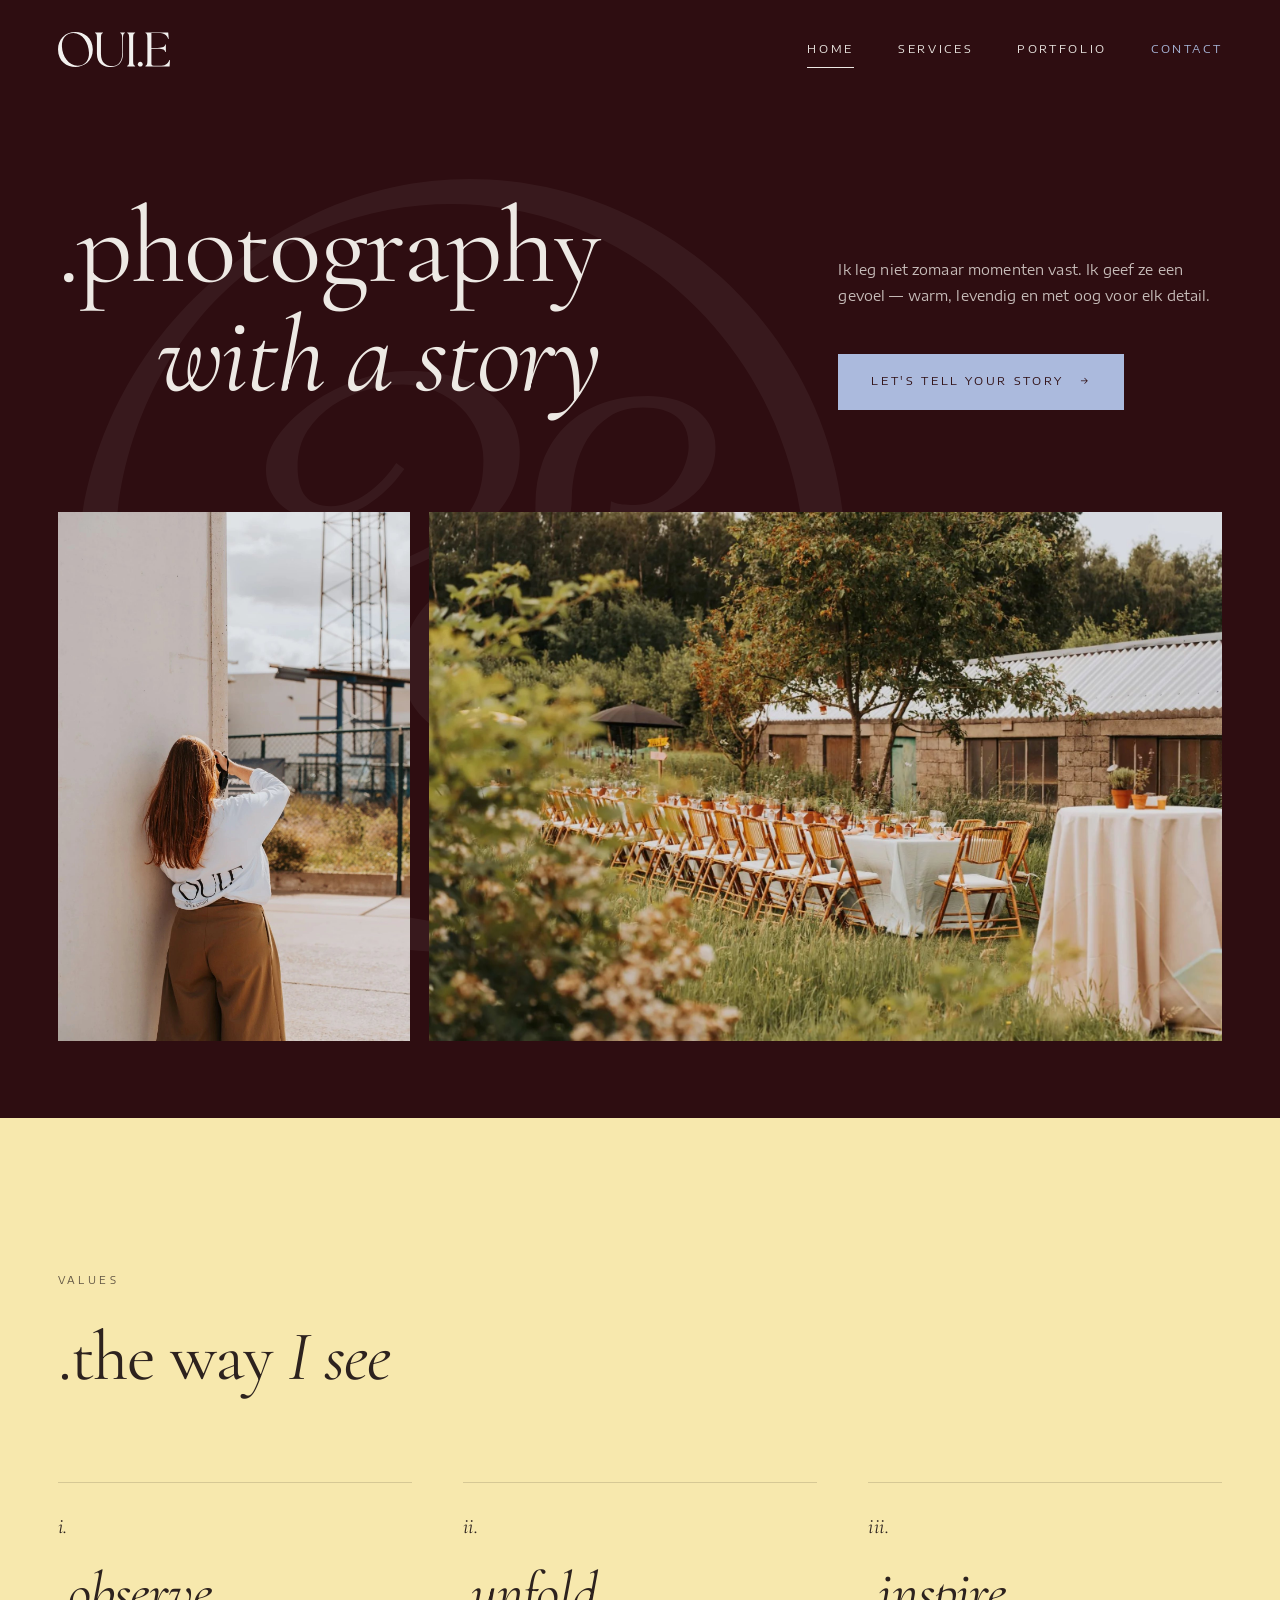
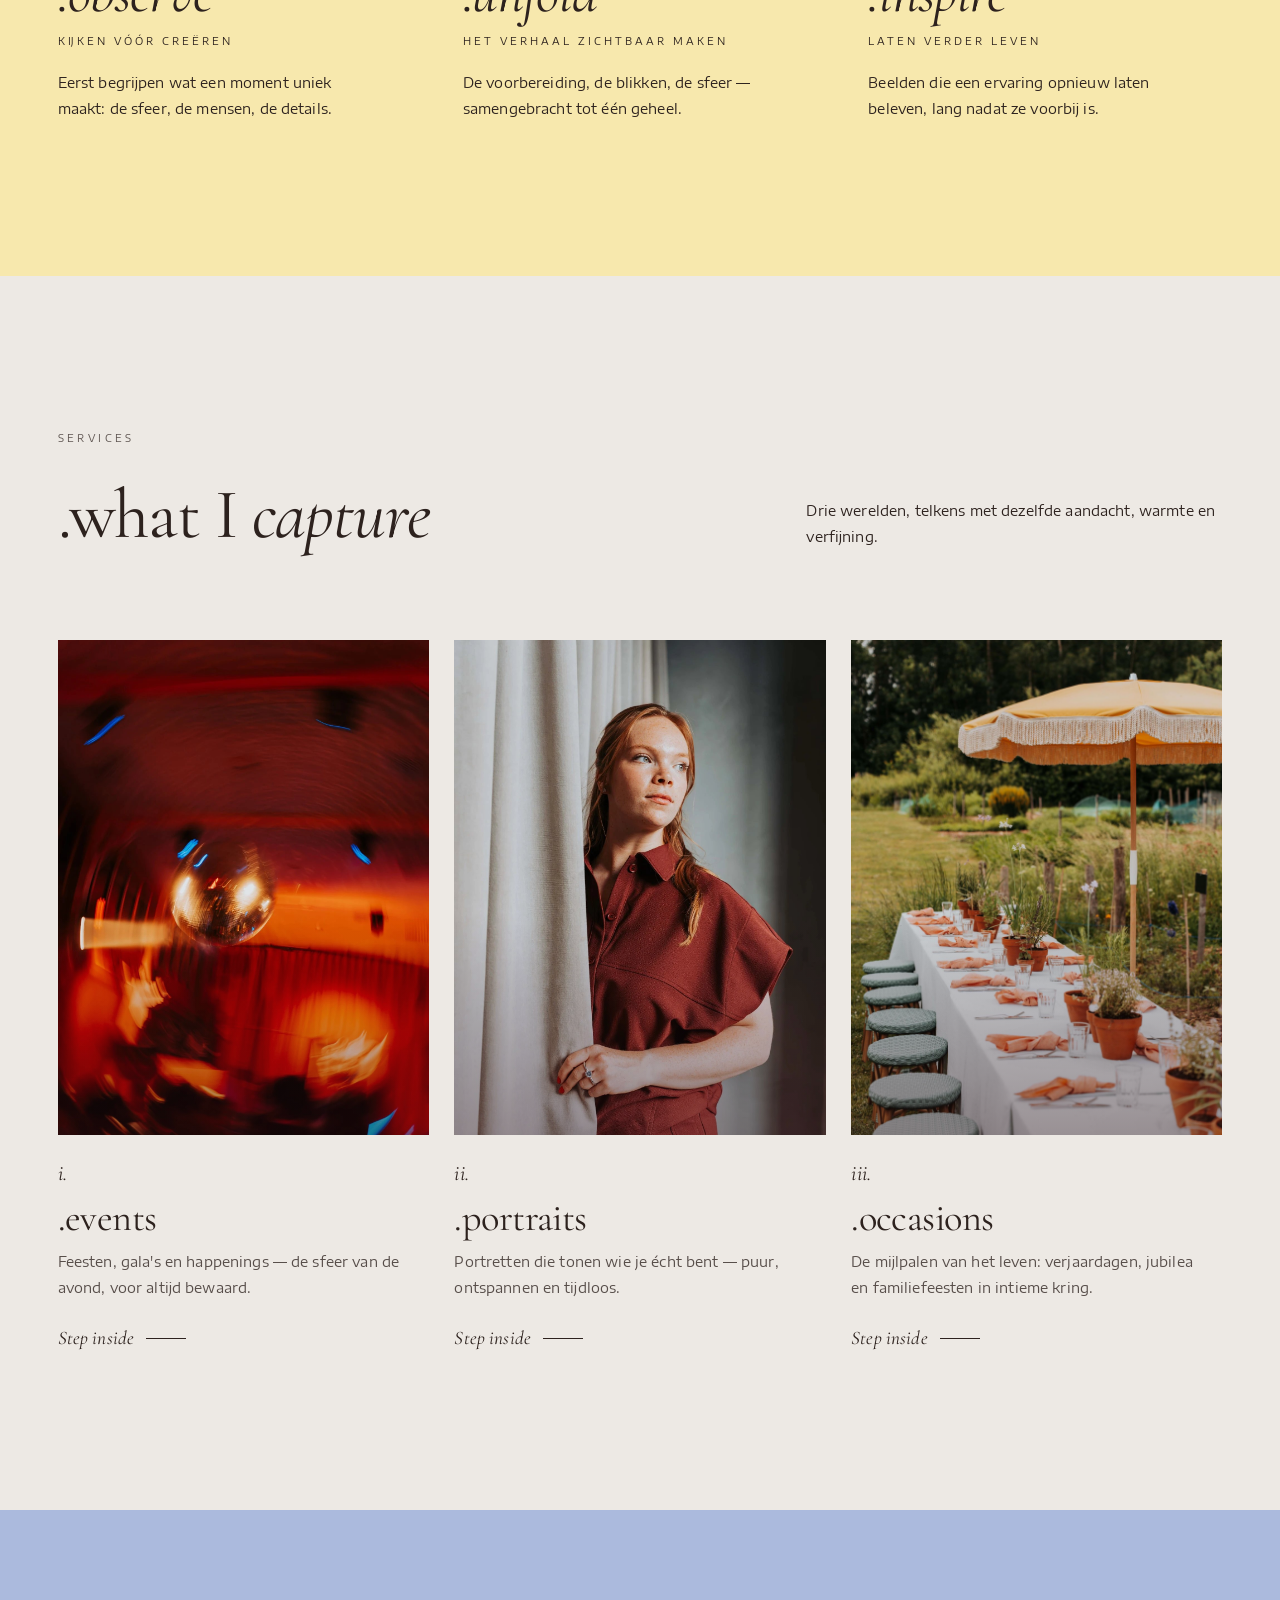
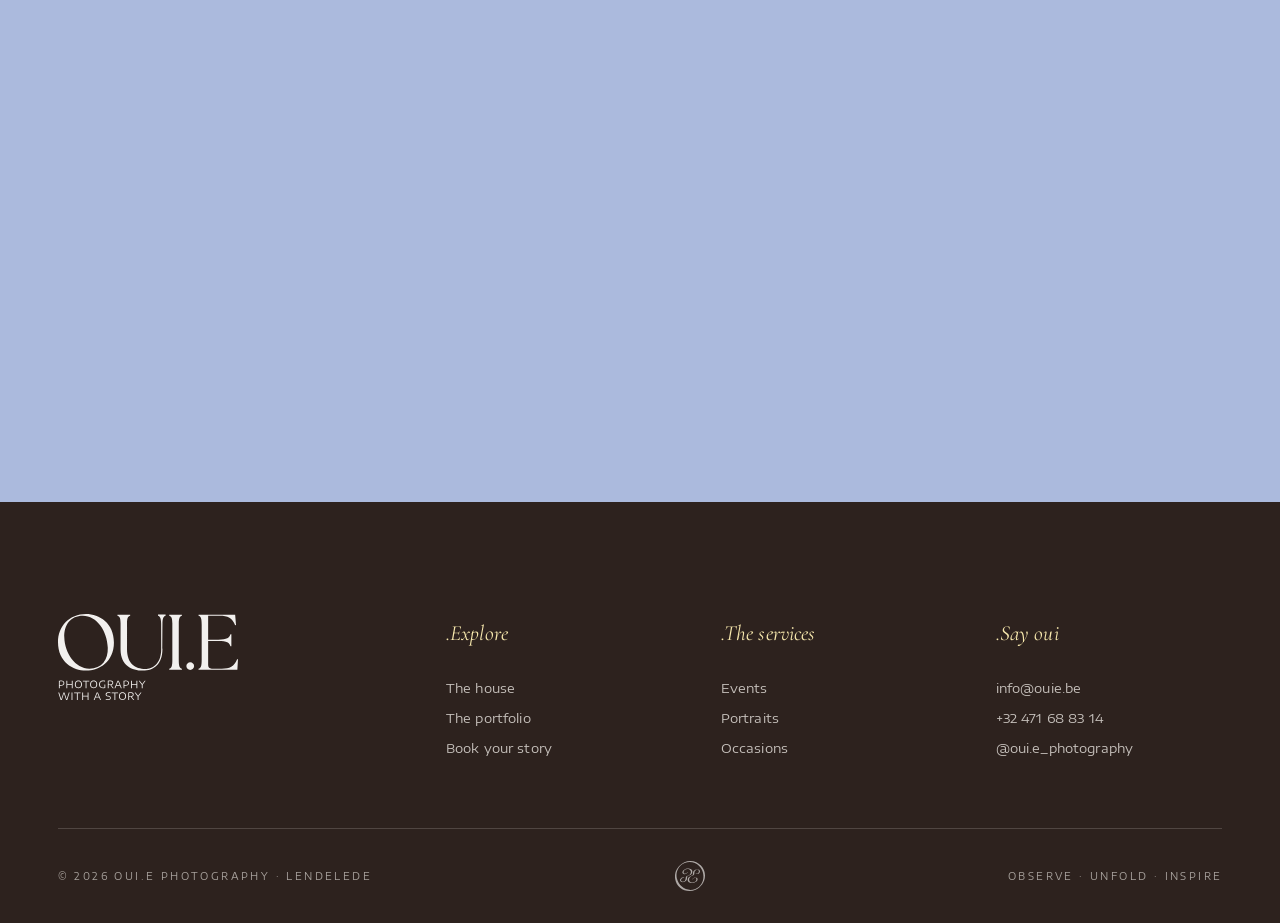
<file: index.html>
<!doctype html>
<html lang="nl-BE">
<head>
  <meta charset="utf-8">
  <meta name="viewport" content="width=device-width, initial-scale=1">
  <title>OUI.E Photography | Fotograaf in Lendelede, West-Vlaanderen</title>
  <meta name="description" content="OUI.E Photography is fotografe Louise uit Lendelede. Warme, verfijnde fotografie voor events, portretten en familiefeesten in West- en Oost-Vlaanderen.">
  <!-- seo -->
  <link rel="canonical" href="https://www.ouiephotography.be/">
  <meta property="og:type" content="website">
  <meta property="og:site_name" content="OUI.E Photography">
  <meta property="og:locale" content="nl_BE">
  <meta property="og:title" content="OUI.E Photography | Fotograaf in Lendelede, West-Vlaanderen">
  <meta property="og:description" content="OUI.E Photography is fotografe Louise uit Lendelede. Warme, verfijnde fotografie voor events, portretten en familiefeesten in West- en Oost-Vlaanderen.">
  <meta property="og:url" content="https://www.ouiephotography.be/">
  <meta property="og:image" content="https://www.ouiephotography.be/assets/img/og-ouie.jpg">
  <meta property="og:image:width" content="1200">
  <meta property="og:image:height" content="630">
  <meta property="og:image:alt" content="Lange gedekte tafel in een zomerse tuin, gefotografeerd door OUI.E Photography">
  <meta name="twitter:card" content="summary_large_image">
  <script type="application/ld+json">{"@context": "https://schema.org", "@graph": [{"@type": "ProfessionalService", "@id": "https://www.ouiephotography.be/#business", "name": "OUI.E Photography", "url": "https://www.ouiephotography.be/", "description": "Fotografe Louise legt events, portretten en familiefeesten vast: warme, verfijnde fotografie met een verhaal.", "slogan": "Photography with a story", "image": "https://www.ouiephotography.be/assets/img/og-ouie.jpg", "logo": "https://www.ouiephotography.be/assets/logo/icon-512.png", "telephone": "+32471688314", "email": "info@ouie.be", "address": {"@type": "PostalAddress", "addressLocality": "Lendelede", "postalCode": "8860", "addressRegion": "West-Vlaanderen", "addressCountry": "BE"}, "areaServed": [{"@type": "AdministrativeArea", "name": "West-Vlaanderen"}, {"@type": "AdministrativeArea", "name": "Oost-Vlaanderen"}, {"@type": "Country", "name": "België"}], "founder": {"@type": "Person", "name": "Louise", "jobTitle": "Fotografe"}, "sameAs": ["https://www.instagram.com/oui.e_photography/"]}, {"@type": "WebSite", "@id": "https://www.ouiephotography.be/#website", "url": "https://www.ouiephotography.be/", "name": "OUI.E Photography", "inLanguage": "nl-BE", "publisher": {"@id": "https://www.ouiephotography.be/#business"}}]}</script>
  <!-- /seo -->
  <meta name="theme-color" content="#2E0D11">
  <link rel="icon" href="/favicon.ico" sizes="48x48">
  <link rel="icon" type="image/png" sizes="192x192" href="/assets/logo/icon-192.png">
  <link rel="apple-touch-icon" href="/apple-touch-icon.png">
  <link rel="preconnect" href="https://fonts.googleapis.com">
  <link rel="preconnect" href="https://fonts.gstatic.com" crossorigin>
  <link href="https://fonts.googleapis.com/css2?family=Cormorant+Garamond:ital,wght@0,400;0,500;1,400&family=Encode+Sans+Expanded:wght@400;500&display=swap" rel="stylesheet">
  <link rel="stylesheet" href="css/style.css?v=9">
</head>
<body>

<header class="site-header">
  <div class="container">
    <a class="brand" href="./" aria-label="OUI.E Photography — home">
      <img src="assets/logo/logo-soft-beige.svg" alt="OUI.E" width="112" height="35">
    </a>
    <button class="nav-toggle" aria-label="Menu" aria-expanded="false" aria-controls="nav"><span></span><span></span><span></span></button>
    <nav class="nav" id="nav" aria-label="Hoofdmenu">
      <a href="./" aria-current="page">Home</a>
      <a href="diensten.html">Services</a>
      <a href="portfolio.html">Portfolio</a>
      <a class="nav-cta" href="contact.html">Contact</a>
    </nav>
  </div>
</header>

<main>

  <section class="hero">
    <img class="hero-mark" src="assets/logo/icoon-soft-beige.svg" alt="" aria-hidden="true">
    <div class="container">
      <div class="hero-top">
        <h1 class="reveal">photography <span class="l2">with a story</span></h1>
        <div class="hero-intro reveal d1">
          <p>Ik leg niet zomaar momenten vast. Ik geef ze een gevoel — warm, levendig en met oog voor elk detail.</p>
          <a class="btn btn--sky" href="contact.html">Let's tell your story <span class="arrow" aria-hidden="true">→</span></a>
        </div>
      </div>
      <div class="hero-photos">
        <figure class="reveal"><img src="assets/img/louise-camera.jpg" alt="Louise fotografeert, op de rug gezien, in een trui met het OUI.E-logo" width="1333" height="2000"></figure>
        <figure class="reveal d1"><img src="assets/img/tuintafel-liggend.jpg" alt="Lange gedekte tafel met bamboestoelen in een zomerse tuin" width="2000" height="1333"></figure>
      </div>
    </div>
  </section>

  <section class="section bg-lemon">
    <div class="container">
      <div class="head">
        <div class="reveal">
          <span class="label">Values</span>
          <h2>the way <em>I see</em></h2>
        </div>
      </div>
      <div class="values">
        <article class="value reveal">
          <span class="rn">i.</span>
          <h3>observe</h3>
          <span class="sub">Kijken vóór creëren</span>
          <p>Eerst begrijpen wat een moment uniek maakt: de sfeer, de mensen, de details.</p>
        </article>
        <article class="value reveal d1">
          <span class="rn">ii.</span>
          <h3>unfold</h3>
          <span class="sub">Het verhaal zichtbaar maken</span>
          <p>De voorbereiding, de blikken, de sfeer — samengebracht tot één geheel.</p>
        </article>
        <article class="value reveal d2">
          <span class="rn">iii.</span>
          <h3>inspire</h3>
          <span class="sub">Laten verder leven</span>
          <p>Beelden die een ervaring opnieuw laten beleven, lang nadat ze voorbij is.</p>
        </article>
      </div>
    </div>
  </section>

  <section class="section bg-beige">
    <div class="container">
      <div class="head">
        <div class="reveal">
          <span class="label">Services</span>
          <h2>what I <em>capture</em></h2>
        </div>
        <p class="reveal d1 muted">Drie werelden, telkens met dezelfde aandacht, warmte en verfijning.</p>
      </div>
      <div class="services">
        <a class="service reveal" href="diensten.html#events">
          <figure><img src="assets/img/events-discobal.jpg" alt="Discobal in warm rood licht op een feest" width="1333" height="2000" loading="lazy"></figure>
          <div class="meta"><span class="rn">i.</span></div>
          <h3>events</h3>
          <p class="muted">Feesten, gala's en happenings — de sfeer van de avond, voor altijd bewaard.</p>
          <span class="more">Step inside</span>
        </a>
        <a class="service reveal d1" href="diensten.html#portraits">
          <figure><img src="assets/img/portret-gordijn.jpg" alt="Portret van een vrouw in bordeaux bij een gordijn" width="1333" height="2000" loading="lazy" style="object-position:center 20%"></figure>
          <div class="meta"><span class="rn">ii.</span></div>
          <h3>portraits</h3>
          <p class="muted">Portretten die tonen wie je écht bent — puur, ontspannen en tijdloos.</p>
          <span class="more">Step inside</span>
        </a>
        <a class="service reveal d2" href="diensten.html#occasions">
          <figure><img src="assets/img/parasol-tafel.jpg" alt="Lange tafel onder een parasol in een bloemenweide" width="1501" height="2000" loading="lazy"></figure>
          <div class="meta"><span class="rn">iii.</span></div>
          <h3>occasions</h3>
          <p class="muted">De mijlpalen van het leven: verjaardagen, jubilea en familiefeesten in intieme kring.</p>
          <span class="more">Step inside</span>
        </a>
      </div>
    </div>
  </section>

  <section class="section bg-sky quote">
    <div class="container">
      <img class="icon reveal" src="assets/logo/icoon-warm-brown.svg" alt="" aria-hidden="true">
      <h2 class="reveal">moments pass, <em>the feeling stays</em></h2>
      <a class="btn btn--dark reveal" href="contact.html">Let's tell your story <span class="arrow" aria-hidden="true">→</span></a>
    </div>
  </section>

</main>

<footer class="site-footer">
  <div class="container">
    <div class="footer-top">
      <div>
        <img class="footer-logo" src="assets/logo/logo-baseline-soft-beige.svg" alt="OUI.E Photography with a story" width="180" height="86">
      </div>
      <div>
        <h4>Explore</h4>
        <ul>
          <li><a href="./">The house</a></li>
          <li><a href="portfolio.html">The portfolio</a></li>
          <li><a href="contact.html">Book your story</a></li>
        </ul>
      </div>
      <div>
        <h4>The services</h4>
        <ul>
          <li><a href="diensten.html#events">Events</a></li>
          <li><a href="diensten.html#portraits">Portraits</a></li>
          <li><a href="diensten.html#occasions">Occasions</a></li>
        </ul>
      </div>
      <div>
        <h4>Say oui</h4>
        <ul>
          <li><a href="mailto:info@ouie.be">info@ouie.be</a></li>
          <li><a href="tel:+32471688314">+32 471 68 83 14</a></li>
          <li><a href="https://www.instagram.com/oui.e_photography/" target="_blank" rel="noopener">@oui.e_photography</a></li>
        </ul>
      </div>
    </div>
    <div class="footer-bottom">
      <span>© <span data-year>2026</span> OUI.E Photography · Lendelede</span>
      <img src="assets/logo/icoon-soft-beige.svg" alt="" aria-hidden="true">
      <span>Observe · Unfold · Inspire</span>
    </div>
  </div>
</footer>

<script src="js/main.js?v=9"></script>
</body>
</html>
</file>
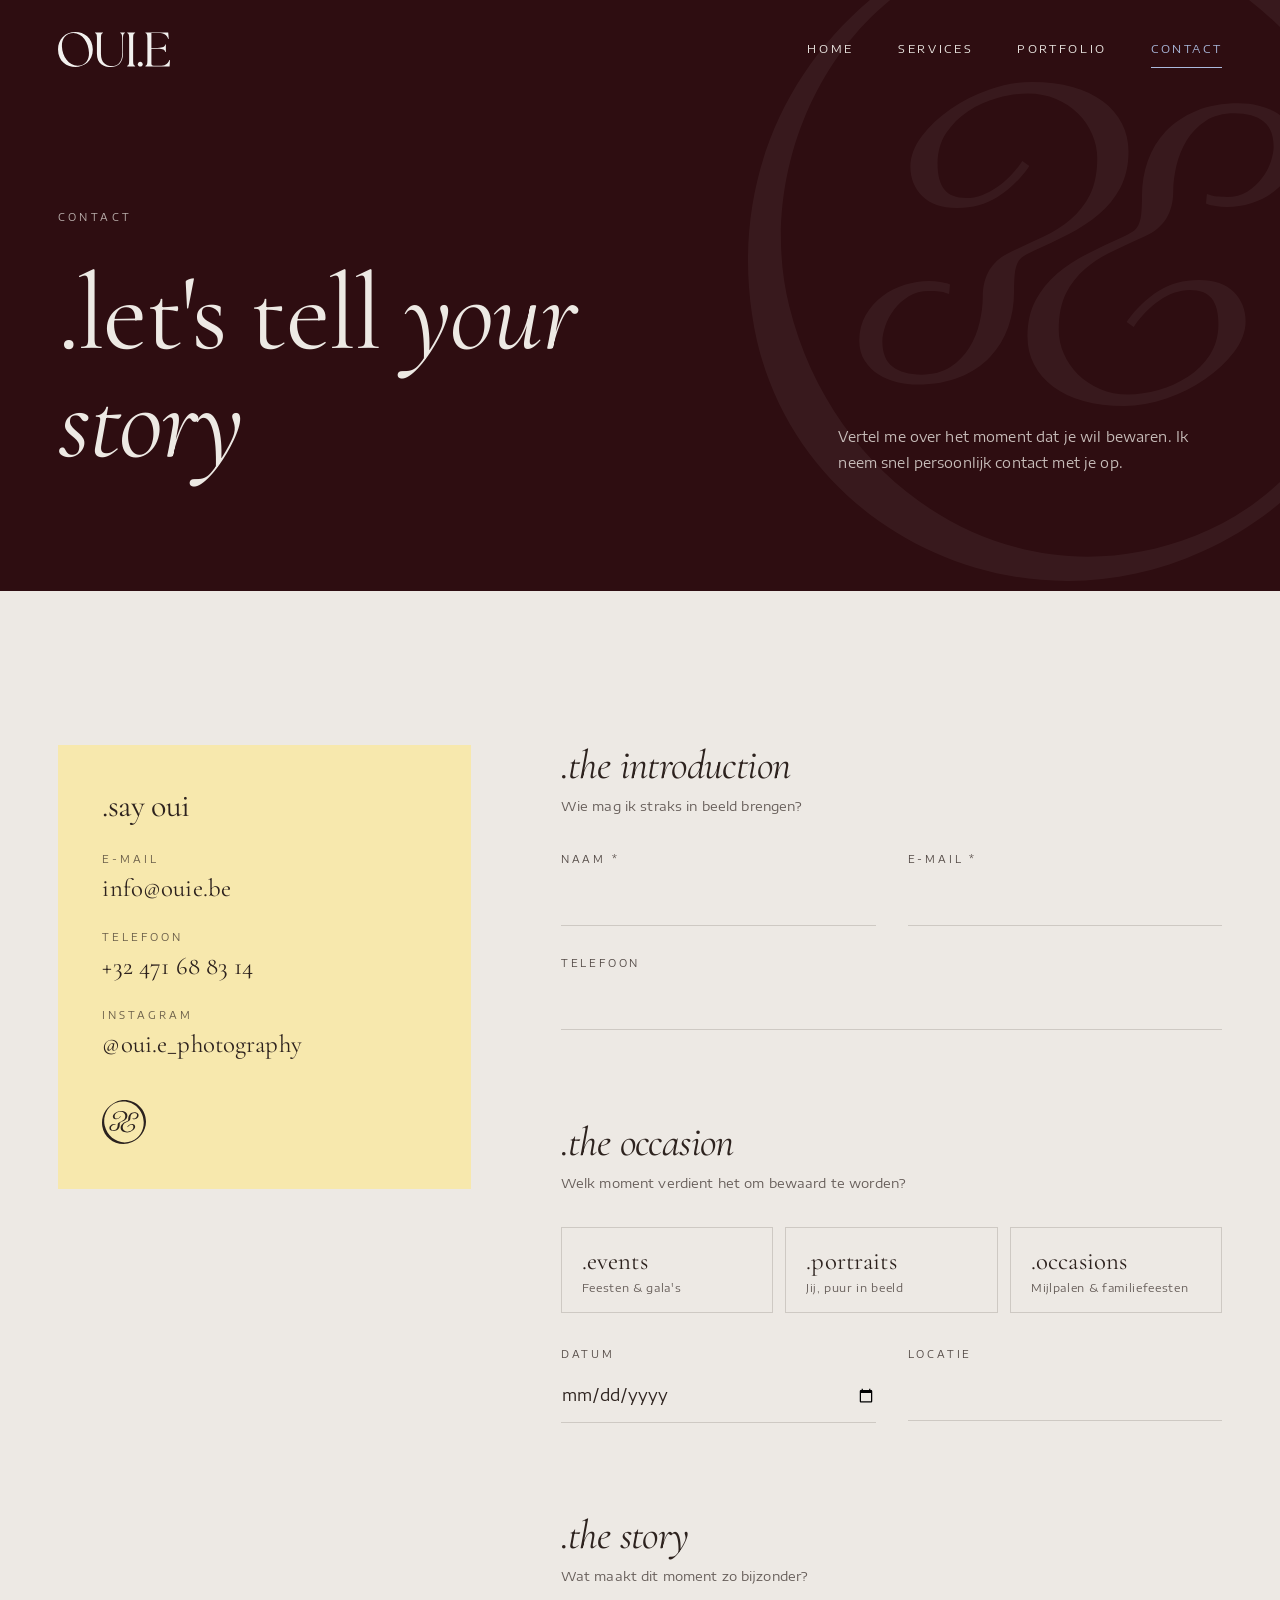
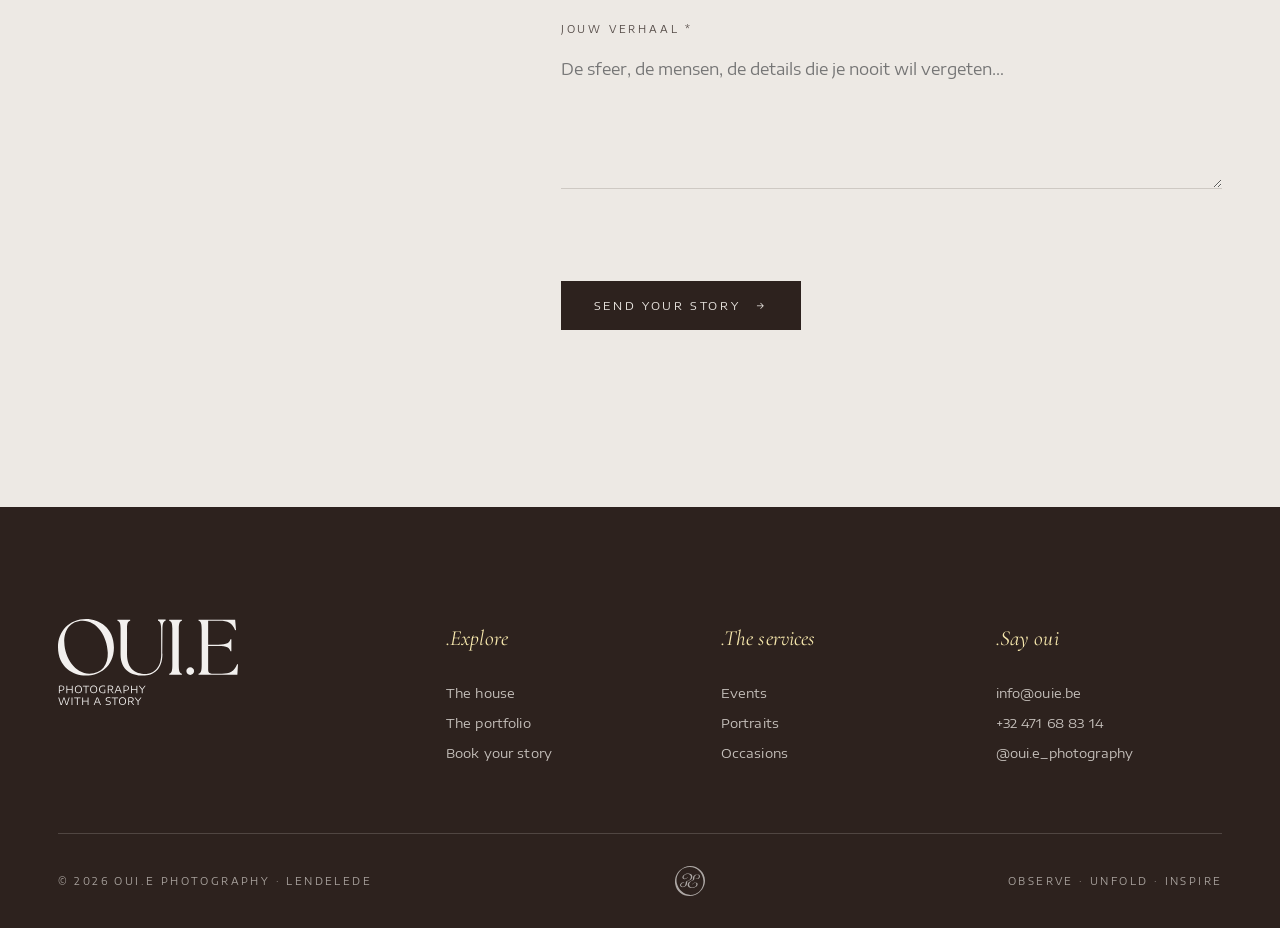
<file: contact.html>
<!doctype html>
<html lang="nl-BE">
<head>
  <meta charset="utf-8">
  <meta name="viewport" content="width=device-width, initial-scale=1">
  <title>Contact | Fotograaf Lendelede | OUI.E Photography</title>
  <meta name="description" content="Boek fotografe Louise van OUI.E Photography uit Lendelede voor je event, portret of familiefeest. Mail, bel of stuur je verhaal via het formulier.">
  <!-- seo -->
  <link rel="canonical" href="https://www.ouiephotography.be/contact.html">
  <meta property="og:type" content="website">
  <meta property="og:site_name" content="OUI.E Photography">
  <meta property="og:locale" content="nl_BE">
  <meta property="og:title" content="Contact | Fotograaf Lendelede | OUI.E Photography">
  <meta property="og:description" content="Boek fotografe Louise van OUI.E Photography uit Lendelede voor je event, portret of familiefeest. Mail, bel of stuur je verhaal via het formulier.">
  <meta property="og:url" content="https://www.ouiephotography.be/contact.html">
  <meta property="og:image" content="https://www.ouiephotography.be/assets/img/og-ouie.jpg">
  <meta property="og:image:width" content="1200">
  <meta property="og:image:height" content="630">
  <meta property="og:image:alt" content="Lange gedekte tafel in een zomerse tuin, gefotografeerd door OUI.E Photography">
  <meta name="twitter:card" content="summary_large_image">
  <script type="application/ld+json">{"@context": "https://schema.org", "@graph": [{"@type": "ProfessionalService", "@id": "https://www.ouiephotography.be/#business", "name": "OUI.E Photography", "url": "https://www.ouiephotography.be/", "description": "Fotografe Louise legt events, portretten en familiefeesten vast: warme, verfijnde fotografie met een verhaal.", "slogan": "Photography with a story", "image": "https://www.ouiephotography.be/assets/img/og-ouie.jpg", "logo": "https://www.ouiephotography.be/assets/logo/icon-512.png", "telephone": "+32471688314", "email": "info@ouie.be", "address": {"@type": "PostalAddress", "addressLocality": "Lendelede", "postalCode": "8860", "addressRegion": "West-Vlaanderen", "addressCountry": "BE"}, "areaServed": [{"@type": "AdministrativeArea", "name": "West-Vlaanderen"}, {"@type": "AdministrativeArea", "name": "Oost-Vlaanderen"}, {"@type": "Country", "name": "België"}], "founder": {"@type": "Person", "name": "Louise", "jobTitle": "Fotografe"}, "sameAs": ["https://www.instagram.com/oui.e_photography/"]}]}</script>
  <!-- /seo -->
  <meta name="theme-color" content="#2E0D11">
  <link rel="icon" href="/favicon.ico" sizes="48x48">
  <link rel="icon" type="image/png" sizes="192x192" href="/assets/logo/icon-192.png">
  <link rel="apple-touch-icon" href="/apple-touch-icon.png">
  <link rel="preconnect" href="https://fonts.googleapis.com">
  <link rel="preconnect" href="https://fonts.gstatic.com" crossorigin>
  <link href="https://fonts.googleapis.com/css2?family=Cormorant+Garamond:ital,wght@0,400;0,500;1,400&family=Encode+Sans+Expanded:wght@400;500&display=swap" rel="stylesheet">
  <link rel="stylesheet" href="css/style.css?v=9">
</head>
<body>

<header class="site-header">
  <div class="container">
    <a class="brand" href="./" aria-label="OUI.E Photography — home">
      <img src="assets/logo/logo-soft-beige.svg" alt="OUI.E" width="112" height="35">
    </a>
    <button class="nav-toggle" aria-label="Menu" aria-expanded="false" aria-controls="nav"><span></span><span></span><span></span></button>
    <nav class="nav" id="nav" aria-label="Hoofdmenu">
      <a href="./">Home</a>
      <a href="diensten.html">Services</a>
      <a href="portfolio.html">Portfolio</a>
      <a class="nav-cta" href="contact.html" aria-current="page">Contact</a>
    </nav>
  </div>
</header>

<main>

  <section class="page-hero bg-warm">
    <img class="hero-mark" src="assets/logo/icoon-soft-beige.svg" alt="" aria-hidden="true">
    <div class="container page-hero-grid">
      <div class="reveal">
        <span class="label">Contact</span>
        <h1>let's tell <em>your story</em></h1>
      </div>
      <p class="reveal d1">Vertel me over het moment dat je wil bewaren. Ik neem snel persoonlijk contact met je op.</p>
    </div>
  </section>

  <section class="section bg-beige">
    <div class="container contact-grid">

      <aside class="details reveal">
        <h3>say oui</h3>
        <dl>
          <dt>E-mail</dt>
          <dd><a href="mailto:info@ouie.be">info@ouie.be</a></dd>
          <dt>Telefoon</dt>
          <dd><a href="tel:+32471688314">+32 471 68 83 14</a></dd>
          <dt>Instagram</dt>
          <dd><a href="https://www.instagram.com/oui.e_photography/" target="_blank" rel="noopener">@oui.e_photography</a></dd>
        </dl>
        <img class="icon" src="assets/logo/icoon-dark-brown.svg" alt="" aria-hidden="true">
      </aside>

      <form class="form reveal d1" novalidate>
        <fieldset>
          <legend><h3>the introduction</h3></legend>
          <p class="hint">Wie mag ik straks in beeld brengen?</p>
          <div class="field-row">
            <div class="field"><label for="naam">Naam *</label><input id="naam" name="naam" type="text" autocomplete="name" required></div>
            <div class="field"><label for="email">E-mail *</label><input id="email" name="email" type="email" autocomplete="email" required></div>
          </div>
          <div class="field"><label for="telefoon">Telefoon</label><input id="telefoon" name="telefoon" type="tel" autocomplete="tel"></div>
        </fieldset>

        <fieldset>
          <legend><h3>the occasion</h3></legend>
          <p class="hint">Welk moment verdient het om bewaard te worden?</p>
          <div class="choice-group">
            <label class="choice"><input type="radio" name="dienst" value="events" required><span>events<small>Feesten &amp; gala's</small></span></label>
            <label class="choice"><input type="radio" name="dienst" value="portraits"><span>portraits<small>Jij, puur in beeld</small></span></label>
            <label class="choice"><input type="radio" name="dienst" value="occasions"><span>occasions<small>Mijlpalen &amp; familiefeesten</small></span></label>
          </div>
          <div class="field-row">
            <div class="field"><label for="datum">Datum</label><input id="datum" name="datum" type="date"></div>
            <div class="field"><label for="locatie">Locatie</label><input id="locatie" name="locatie" type="text"></div>
          </div>
        </fieldset>

        <fieldset>
          <legend><h3>the story</h3></legend>
          <p class="hint">Wat maakt dit moment zo bijzonder?</p>
          <div class="field">
            <label for="verhaal">Jouw verhaal *</label>
            <textarea id="verhaal" name="verhaal" required placeholder="De sfeer, de mensen, de details die je nooit wil vergeten…"></textarea>
          </div>
        </fieldset>

        <button class="btn btn--dark" type="submit">Send your story <span class="arrow" aria-hidden="true">→</span></button>
        <p class="form-status" role="status" aria-live="polite"></p>
      </form>

    </div>
  </section>
</main>

<footer class="site-footer">
  <div class="container">
    <div class="footer-top">
      <div>
        <img class="footer-logo" src="assets/logo/logo-baseline-soft-beige.svg" alt="OUI.E Photography with a story" width="180" height="86">
      </div>
      <div>
        <h4>Explore</h4>
        <ul>
          <li><a href="./">The house</a></li>
          <li><a href="portfolio.html">The portfolio</a></li>
          <li><a href="contact.html">Book your story</a></li>
        </ul>
      </div>
      <div>
        <h4>The services</h4>
        <ul>
          <li><a href="diensten.html#events">Events</a></li>
          <li><a href="diensten.html#portraits">Portraits</a></li>
          <li><a href="diensten.html#occasions">Occasions</a></li>
        </ul>
      </div>
      <div>
        <h4>Say oui</h4>
        <ul>
          <li><a href="mailto:info@ouie.be">info@ouie.be</a></li>
          <li><a href="tel:+32471688314">+32 471 68 83 14</a></li>
          <li><a href="https://www.instagram.com/oui.e_photography/" target="_blank" rel="noopener">@oui.e_photography</a></li>
        </ul>
      </div>
    </div>
    <div class="footer-bottom">
      <span>© <span data-year>2026</span> OUI.E Photography · Lendelede</span>
      <img src="assets/logo/icoon-soft-beige.svg" alt="" aria-hidden="true">
      <span>Observe · Unfold · Inspire</span>
    </div>
  </div>
</footer>

<script src="js/main.js?v=9"></script>
</body>
</html>
</file>
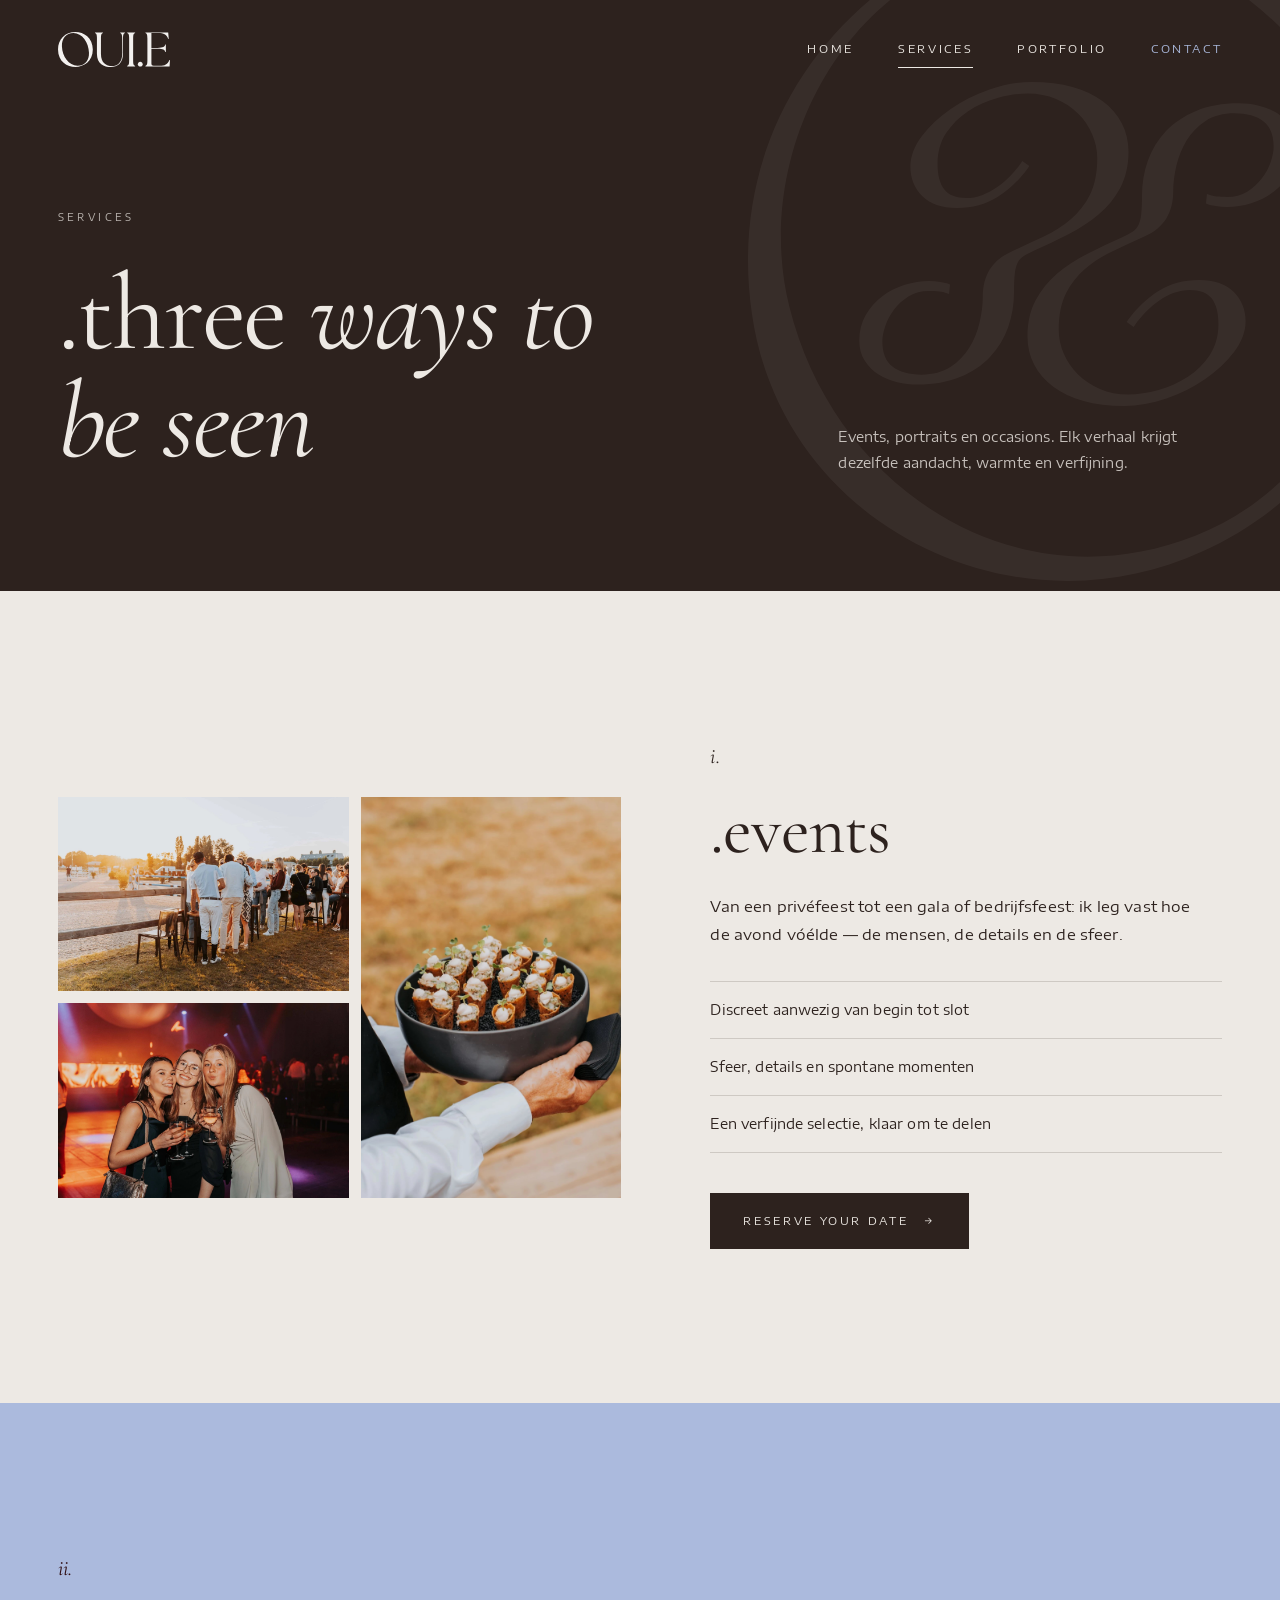
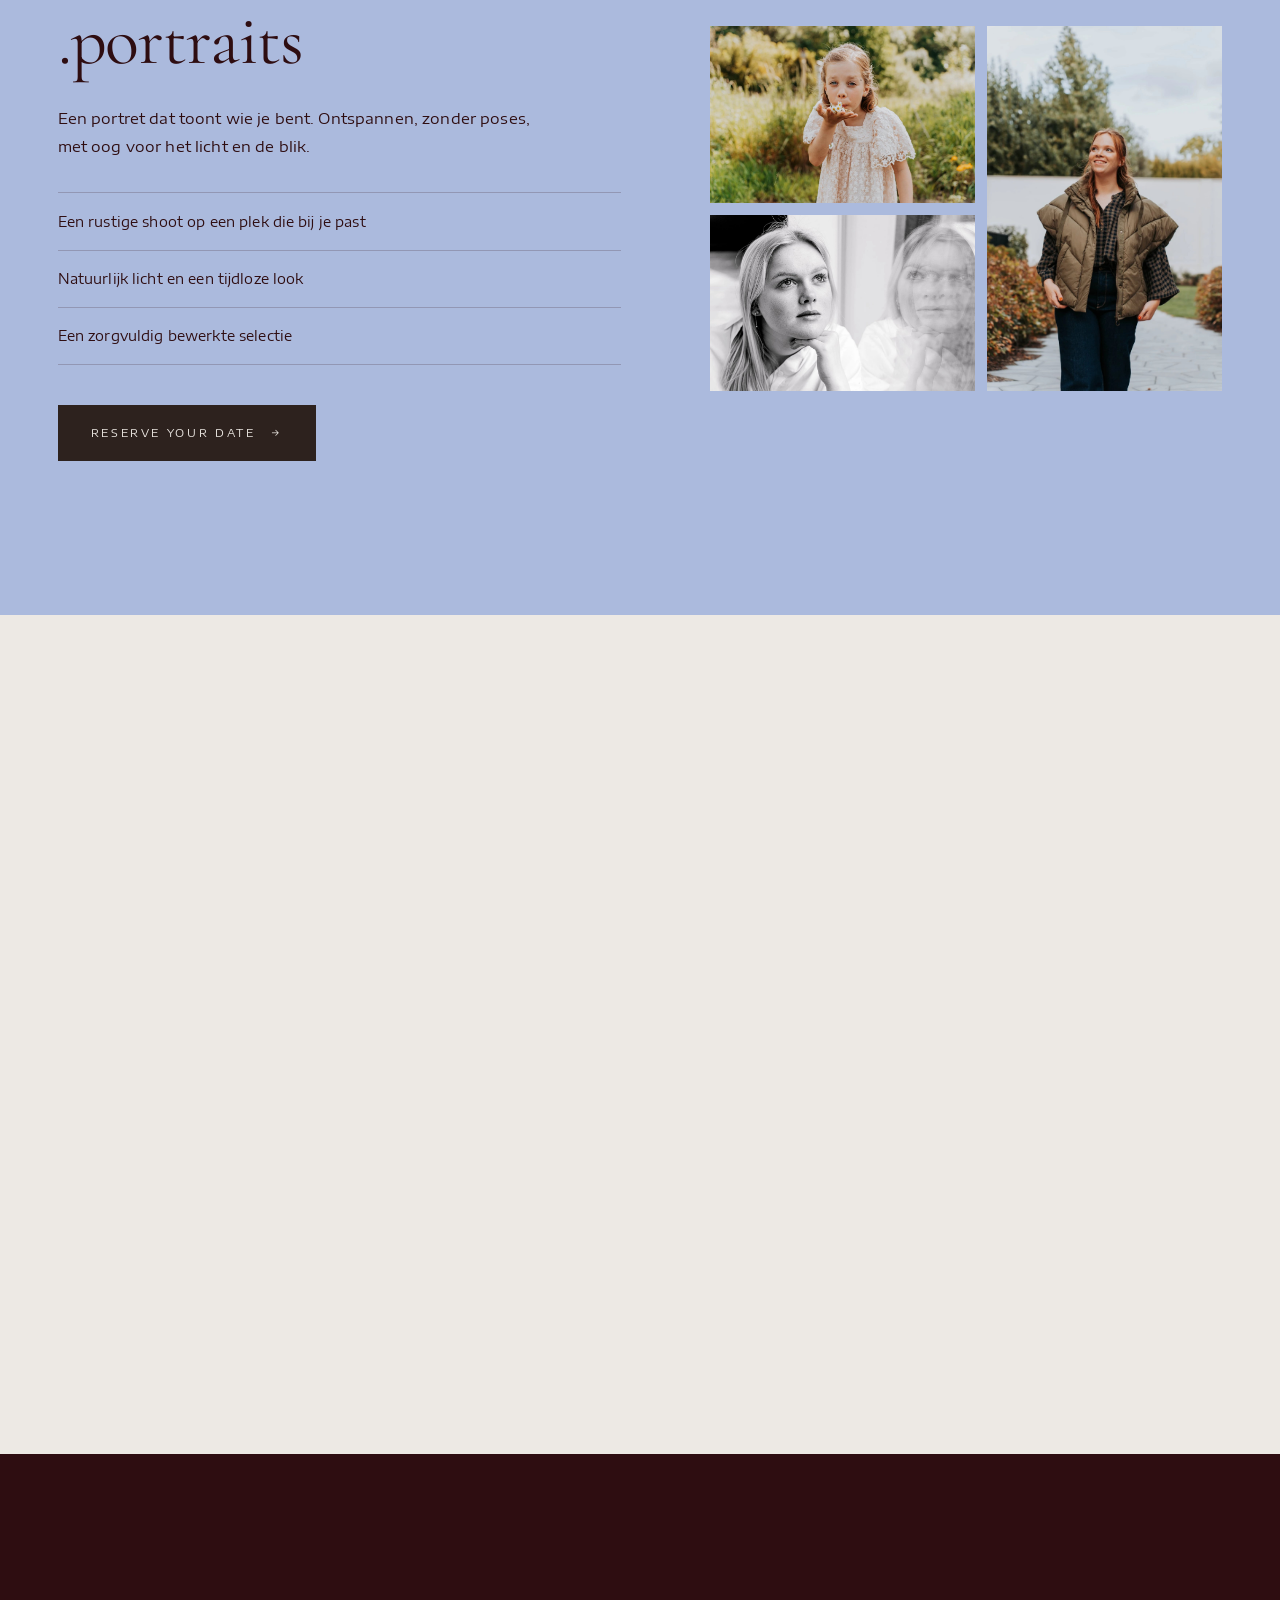
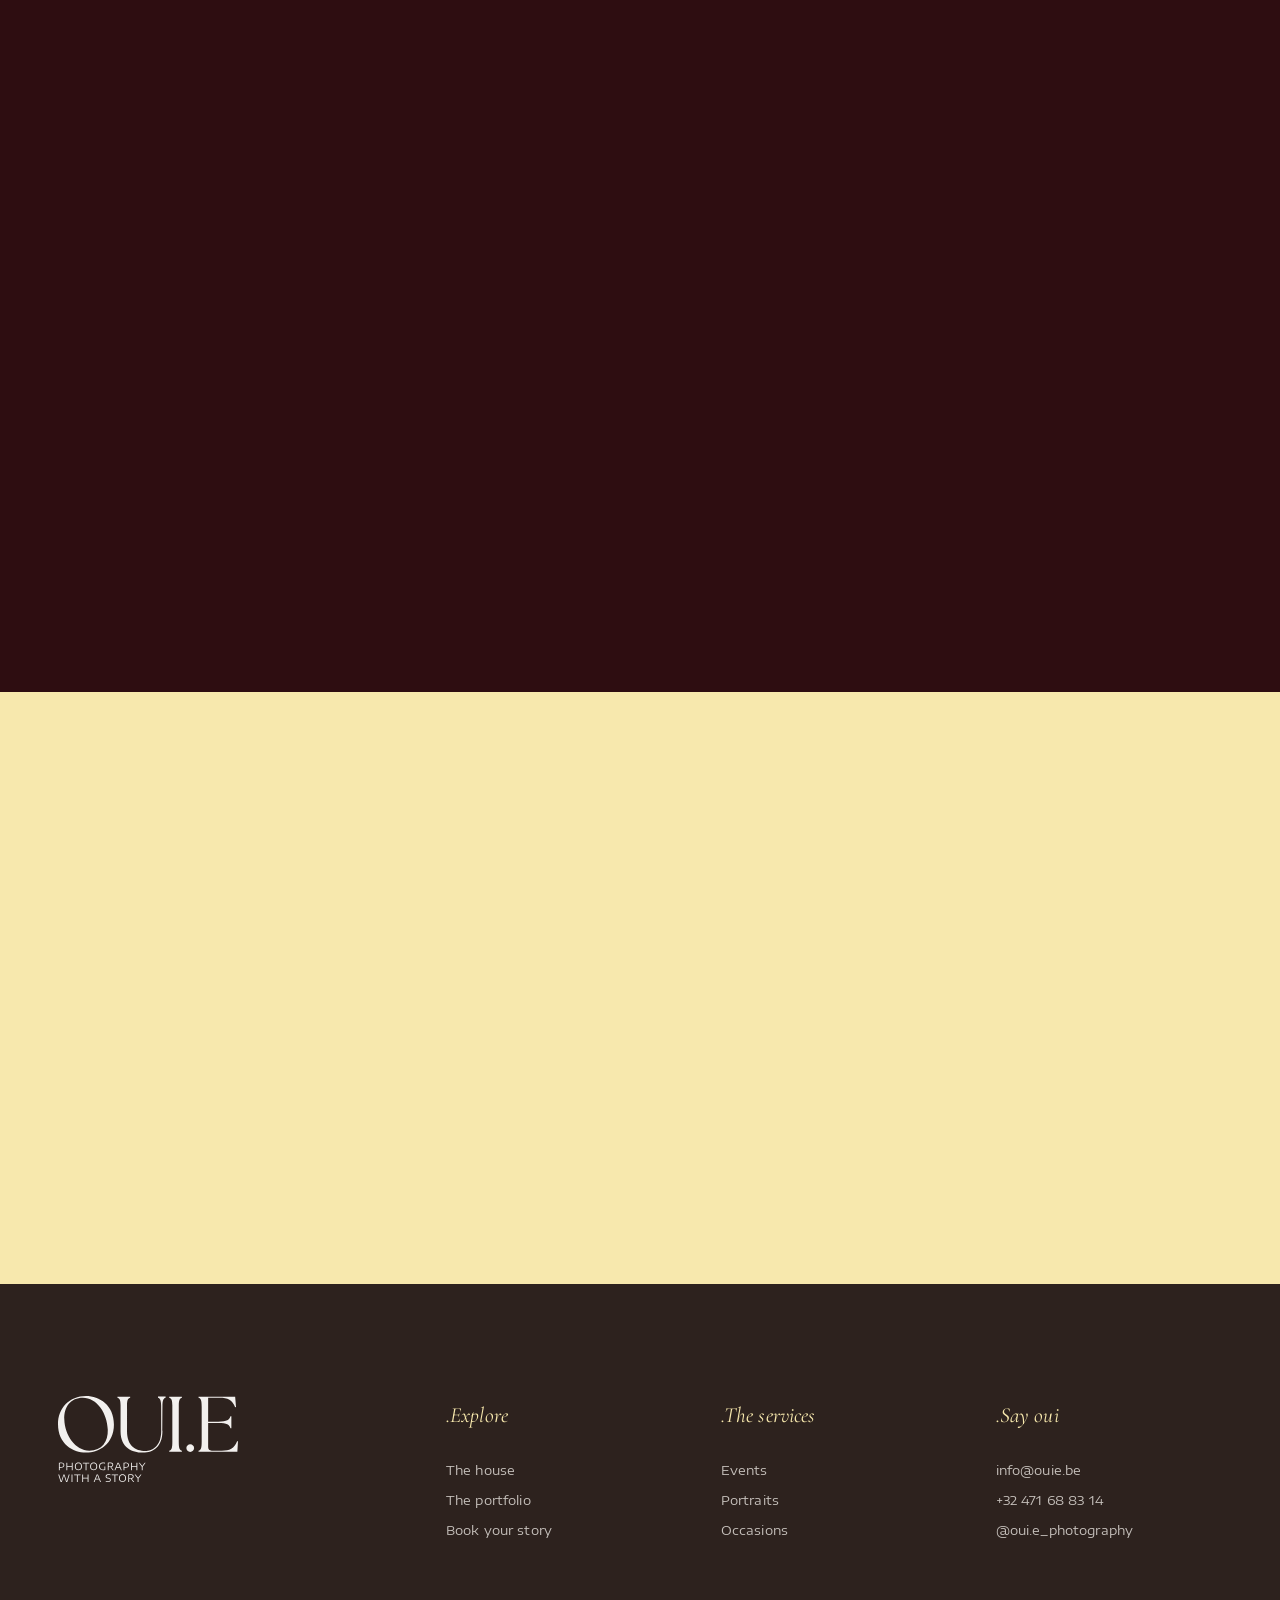
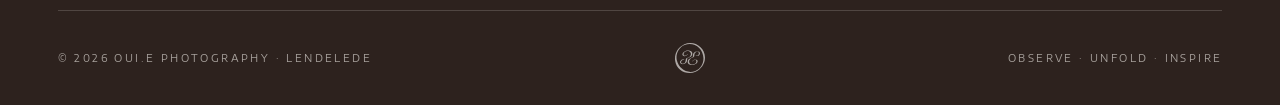
<file: diensten.html>
<!doctype html>
<html lang="nl-BE">
<head>
  <meta charset="utf-8">
  <meta name="viewport" content="width=device-width, initial-scale=1">
  <title>Eventfotograaf &amp; portretfotograaf West-Vlaanderen | OUI.E</title>
  <meta name="description" content="Eventfotografie, portretfotografie en reportages van verjaardagen, jubilea en familiefeesten. Vanuit Lendelede actief in West- en Oost-Vlaanderen en daarbuiten.">
  <!-- seo -->
  <link rel="canonical" href="https://www.ouiephotography.be/diensten.html">
  <meta property="og:type" content="website">
  <meta property="og:site_name" content="OUI.E Photography">
  <meta property="og:locale" content="nl_BE">
  <meta property="og:title" content="Eventfotograaf &amp; portretfotograaf West-Vlaanderen | OUI.E">
  <meta property="og:description" content="Eventfotografie, portretfotografie en reportages van verjaardagen, jubilea en familiefeesten. Vanuit Lendelede actief in West- en Oost-Vlaanderen en daarbuiten.">
  <meta property="og:url" content="https://www.ouiephotography.be/diensten.html">
  <meta property="og:image" content="https://www.ouiephotography.be/assets/img/og-ouie.jpg">
  <meta property="og:image:width" content="1200">
  <meta property="og:image:height" content="630">
  <meta property="og:image:alt" content="Lange gedekte tafel in een zomerse tuin, gefotografeerd door OUI.E Photography">
  <meta name="twitter:card" content="summary_large_image">
  <script type="application/ld+json">{"@context": "https://schema.org", "@graph": [{"@type": "ProfessionalService", "@id": "https://www.ouiephotography.be/#business", "name": "OUI.E Photography", "url": "https://www.ouiephotography.be/", "description": "Fotografe Louise legt events, portretten en familiefeesten vast: warme, verfijnde fotografie met een verhaal.", "slogan": "Photography with a story", "image": "https://www.ouiephotography.be/assets/img/og-ouie.jpg", "logo": "https://www.ouiephotography.be/assets/logo/icon-512.png", "telephone": "+32471688314", "email": "info@ouie.be", "address": {"@type": "PostalAddress", "addressLocality": "Lendelede", "postalCode": "8860", "addressRegion": "West-Vlaanderen", "addressCountry": "BE"}, "areaServed": [{"@type": "AdministrativeArea", "name": "West-Vlaanderen"}, {"@type": "AdministrativeArea", "name": "Oost-Vlaanderen"}, {"@type": "Country", "name": "België"}], "founder": {"@type": "Person", "name": "Louise", "jobTitle": "Fotografe"}, "sameAs": ["https://www.instagram.com/oui.e_photography/"]}, {"@type": "Service", "name": "Eventfotografie", "serviceType": "Eventfotografie", "url": "https://www.ouiephotography.be/diensten.html#events", "description": "Fotoreportage van privéfeesten, gala's en bedrijfsfeesten: de mensen, de details en de sfeer van de avond.", "provider": {"@id": "https://www.ouiephotography.be/#business"}, "areaServed": ["West-Vlaanderen", "Oost-Vlaanderen", "België"]}, {"@type": "Service", "name": "Portretfotografie", "serviceType": "Portretfotografie", "url": "https://www.ouiephotography.be/diensten.html#portraits", "description": "Ontspannen portretshoot op een plek die bij je past, met natuurlijk licht en een tijdloze look.", "provider": {"@id": "https://www.ouiephotography.be/#business"}, "areaServed": ["West-Vlaanderen", "Oost-Vlaanderen", "België"]}, {"@type": "Service", "name": "Fotografie voor verjaardagen, jubilea en familiefeesten", "serviceType": "Fotografie voor verjaardagen, jubilea en familiefeesten", "url": "https://www.ouiephotography.be/diensten.html#occasions", "description": "Spontane beelden van verjaardagen, jubilea, communies en familiefeesten in intieme kring.", "provider": {"@id": "https://www.ouiephotography.be/#business"}, "areaServed": ["West-Vlaanderen", "Oost-Vlaanderen", "België"]}]}</script>
  <!-- /seo -->
  <meta name="theme-color" content="#2E0D11">
  <link rel="icon" href="/favicon.ico" sizes="48x48">
  <link rel="icon" type="image/png" sizes="192x192" href="/assets/logo/icon-192.png">
  <link rel="apple-touch-icon" href="/apple-touch-icon.png">
  <link rel="preconnect" href="https://fonts.googleapis.com">
  <link rel="preconnect" href="https://fonts.gstatic.com" crossorigin>
  <link href="https://fonts.googleapis.com/css2?family=Cormorant+Garamond:ital,wght@0,400;0,500;1,400&family=Encode+Sans+Expanded:wght@400;500&display=swap" rel="stylesheet">
  <link rel="stylesheet" href="css/style.css?v=9">
</head>
<body>

<header class="site-header">
  <div class="container">
    <a class="brand" href="./" aria-label="OUI.E Photography — home">
      <img src="assets/logo/logo-soft-beige.svg" alt="OUI.E" width="112" height="35">
    </a>
    <button class="nav-toggle" aria-label="Menu" aria-expanded="false" aria-controls="nav"><span></span><span></span><span></span></button>
    <nav class="nav" id="nav" aria-label="Hoofdmenu">
      <a href="./">Home</a>
      <a href="diensten.html" aria-current="page">Services</a>
      <a href="portfolio.html">Portfolio</a>
      <a class="nav-cta" href="contact.html">Contact</a>
    </nav>
  </div>
</header>

<main>

  <section class="page-hero bg-dark">
    <img class="hero-mark" src="assets/logo/icoon-soft-beige.svg" alt="" aria-hidden="true">
    <div class="container page-hero-grid">
      <div class="reveal">
        <span class="label">Services</span>
        <h1>three <em>ways to be seen</em></h1>
      </div>
      <p class="reveal d1">Events, portraits en occasions. Elk verhaal krijgt dezelfde aandacht, warmte en verfijning.</p>
    </div>
  </section>

  <section class="section bg-beige" id="events">
    <div class="container offer">
      <div class="offer-media offer-media--stack reveal">
          <figure><img src="assets/img/events-jumping.jpg" alt="Gasten aan statafels langs een jumpingpiste bij zonsondergang" width="2000" height="1333" loading="lazy"></figure>
          <figure class="tall"><img src="assets/img/events-hapjes.jpg" alt="Kelner serveert een schaal met verfijnde hapjes" width="1333" height="2000" loading="lazy"></figure>
          <figure><img src="assets/img/events-vriendinnen.jpg" alt="Drie vriendinnen met een glas op een feest" width="2000" height="1333" loading="lazy"></figure>
      </div>
      <div class="offer-copy reveal d1">
        <span class="rn">i.</span>
        <h2>events</h2>
        <p class="lead">Van een privéfeest tot een gala of bedrijfsfeest: ik leg vast hoe de avond vóélde — de mensen, de details en de sfeer.</p>
        <ul class="offer-list">
            <li>Discreet aanwezig van begin tot slot</li>
            <li>Sfeer, details en spontane momenten</li>
            <li>Een verfijnde selectie, klaar om te delen</li>
        </ul>
        <a class="btn btn--dark" href="contact.html?dienst=events">Reserve your date <span class="arrow" aria-hidden="true">→</span></a>
      </div>
    </div>
  </section>

  <section class="section bg-sky" id="portraits">
    <div class="container offer reverse">
      <div class="offer-media offer-media--stack reveal">
          <figure><img src="assets/img/portret-meisje.jpg" alt="Meisje blaast madeliefjes weg in een zomerse wei" width="2000" height="1333" loading="lazy"></figure>
          <figure class="tall"><img src="assets/img/portret-wandeling.jpg" alt="Lachende vrouw wandelt over een tuinpad" width="1333" height="2000" loading="lazy"></figure>
          <figure><img src="assets/img/portret-zwartwit.jpg" alt="Zwart-wit portret van een vrouw die door een raam kijkt" width="1980" height="1314" loading="lazy"></figure>
      </div>
      <div class="offer-copy reveal d1">
        <span class="rn">ii.</span>
        <h2>portraits</h2>
        <p class="lead">Een portret dat toont wie je bent. Ontspannen, zonder poses, met oog voor het licht en de blik.</p>
        <ul class="offer-list">
            <li>Een rustige shoot op een plek die bij je past</li>
            <li>Natuurlijk licht en een tijdloze look</li>
            <li>Een zorgvuldig bewerkte selectie</li>
        </ul>
        <a class="btn btn--dark" href="contact.html?dienst=portraits">Reserve your date <span class="arrow" aria-hidden="true">→</span></a>
      </div>
    </div>
  </section>

  <section class="section bg-beige" id="occasions">
    <div class="container offer">
      <div class="offer-media offer-media--stack reveal">
          <figure><img src="assets/img/occasions-tuinfeest.jpg" alt="Gasten onder parasols bij een witte feesttent" width="2000" height="1333" loading="lazy"></figure>
          <figure class="tall"><img src="assets/img/occasions-tafeldetail.jpg" alt="Bestek en een glas in het zonlicht op een gedekte tafel" width="1333" height="2000" loading="lazy"></figure>
          <figure><img src="assets/img/occasions-tuintafel.jpg" alt="Tafel met houten vogelhuisjes in een zomerse tuin" width="1896" height="1256" loading="lazy"></figure>
      </div>
      <div class="offer-copy reveal d1">
        <span class="rn">iii.</span>
        <h2>occasions</h2>
        <p class="lead">De momenten die je maar één keer beleeft: een verjaardag, een jubileum, een communie of een lange tafel met familie en vrienden.</p>
        <ul class="offer-list">
            <li>De gasten, de tafel en de kleine gebaren</li>
            <li>Spontane beelden, zonder de dag te onderbreken</li>
            <li>Een herinnering voor de hele familie</li>
        </ul>
        <a class="btn btn--dark" href="contact.html?dienst=occasions">Reserve your date <span class="arrow" aria-hidden="true">→</span></a>
      </div>
    </div>
  </section>

  <section class="section bg-warm">
    <div class="container">
      <div class="head">
        <div class="reveal">
          <span class="label">The process</span>
          <h2>from first hello <em>to final frame</em></h2>
        </div>
        <p class="reveal d1" style="color:rgba(237,233,228,.8)">Zo verloopt elke samenwerking — eenvoudig en persoonlijk.</p>
      </div>
      <div class="steps">
        <div class="step reveal">
          <span class="rn">i.</span>
          <h3>the conversation</h3>
          <span class="when">Voor de shoot</span>
          <p>We leren elkaar kennen. Jij vertelt over je moment, ik luister naar de sfeer en de details die ertoe doen.</p>
        </div>
        <div class="step reveal d1">
          <span class="rn">ii.</span>
          <h3>the day</h3>
          <span class="when">Tijdens de shoot</span>
          <p>Ik ben er, discreet en aandachtig. Jij geniet; ik laat het verhaal zich ontvouwen.</p>
        </div>
        <div class="step reveal d2">
          <span class="rn">iii.</span>
          <h3>the gallery</h3>
          <span class="when">Na de shoot</span>
          <p>Je ontvangt een persoonlijke online galerij met zorgvuldig bewerkte beelden, klaar om te koesteren en te delen.</p>
        </div>
      </div>
    </div>
  </section>

  <section class="section bg-lemon quote">
    <div class="container">
      <img class="icon reveal" src="assets/logo/icoon-dark-brown.svg" alt="" aria-hidden="true">
      <h2 class="reveal">your story, <em>beautifully kept</em></h2>
      <a class="btn btn--dark reveal" href="contact.html">Reserve your date <span class="arrow" aria-hidden="true">→</span></a>
    </div>
  </section>

</main>

<footer class="site-footer">
  <div class="container">
    <div class="footer-top">
      <div>
        <img class="footer-logo" src="assets/logo/logo-baseline-soft-beige.svg" alt="OUI.E Photography with a story" width="180" height="86">
      </div>
      <div>
        <h4>Explore</h4>
        <ul>
          <li><a href="./">The house</a></li>
          <li><a href="portfolio.html">The portfolio</a></li>
          <li><a href="contact.html">Book your story</a></li>
        </ul>
      </div>
      <div>
        <h4>The services</h4>
        <ul>
          <li><a href="diensten.html#events">Events</a></li>
          <li><a href="diensten.html#portraits">Portraits</a></li>
          <li><a href="diensten.html#occasions">Occasions</a></li>
        </ul>
      </div>
      <div>
        <h4>Say oui</h4>
        <ul>
          <li><a href="mailto:info@ouie.be">info@ouie.be</a></li>
          <li><a href="tel:+32471688314">+32 471 68 83 14</a></li>
          <li><a href="https://www.instagram.com/oui.e_photography/" target="_blank" rel="noopener">@oui.e_photography</a></li>
        </ul>
      </div>
    </div>
    <div class="footer-bottom">
      <span>© <span data-year>2026</span> OUI.E Photography · Lendelede</span>
      <img src="assets/logo/icoon-soft-beige.svg" alt="" aria-hidden="true">
      <span>Observe · Unfold · Inspire</span>
    </div>
  </div>
</footer>

<script src="js/main.js?v=9"></script>
</body>
</html>
</file>
<file: css/style.css>
/* ==========================================================
   OUI.E Photography — soft luxury
   ========================================================== */

:root {
  /* Kleurenpalet uit de brand guidelines */
  --soft-beige: #EDE9E4;
  --soft-lemon: #F7E8AD;
  --dark-brown: #2D221E;
  --bright-sky: #ABBADD;
  --warm-brown: #2E0D11;

  --ink: var(--dark-brown);
  --line: rgba(45, 34, 30, .16);
  --line-light: rgba(237, 233, 228, .18);

  --serif: "Cormorant Garamond", "Times New Roman", serif;
  --sans: "Encode Sans Expanded", "Helvetica Neue", Arial, sans-serif;

  --gutter: clamp(1rem, 4.5vw, 4rem);
  --max: 1360px;
  --section: clamp(6rem, 12vw, 11rem);
  --ease: cubic-bezier(.22, .61, .36, 1);
}

*, *::before, *::after { box-sizing: border-box; }
html { scroll-behavior: smooth; -webkit-text-size-adjust: 100%; }
body {
  margin: 0;
  background: var(--soft-beige);
  color: var(--ink);
  font-family: var(--sans);
  font-size: .875rem;
  line-height: 1.85;
  font-weight: 400;
  letter-spacing: .01em;
  -webkit-font-smoothing: antialiased;
  overflow-x: hidden;
}
img { display: block; max-width: 100%; height: auto; }
a { color: inherit; }
::selection { background: var(--soft-lemon); color: var(--dark-brown); }

.container { width: 100%; max-width: var(--max); margin: 0 auto; padding: 0 var(--gutter); }

/* ---------- Typografie ---------- */
h1, h2, h3 {
  font-family: var(--serif);
  font-weight: 400;
  line-height: 1;
  margin: 0;
  letter-spacing: -.015em;
}
/* Elke titel start met een punt */
h1::before, h2::before, h3::before { content: "."; }
h1 { font-size: clamp(3.25rem, 8.5vw, 7.5rem); }
h2 { font-size: clamp(2.5rem, 5.5vw, 4.75rem); }
h3 { font-size: clamp(1.9rem, 3vw, 2.75rem); }
h1 em, h2 em, h3 em { font-style: italic; }
p { margin: 0 0 1.2em; }
p:last-child { margin-bottom: 0; }

.label {
  display: block;
  font-size: .625rem;
  letter-spacing: .34em;
  text-transform: uppercase;
  margin-bottom: 2rem;
  opacity: .75;
}
.rn {
  font-family: var(--serif);
  font-style: italic;
  font-size: 1.35rem;
  line-height: 1;
  letter-spacing: .02em;
}
.lead { font-size: .9375rem; max-width: 30rem; }
.muted { opacity: .78; }

/* ---------- Knoppen & links ---------- */
.btn {
  display: inline-flex;
  align-items: center;
  gap: 1rem;
  padding: 1.05rem 2rem;
  font-family: var(--sans);
  font-size: .6875rem;
  letter-spacing: .24em;
  text-transform: uppercase;
  text-decoration: none;
  border: 1px solid transparent;
  cursor: pointer;
  transition: background .4s var(--ease), color .4s var(--ease), border-color .4s var(--ease);
}
.btn--sky { background: var(--bright-sky); color: var(--warm-brown); }
.btn--sky:hover { background: var(--soft-lemon); }
.btn--dark { background: var(--dark-brown); color: var(--soft-beige); }
.btn--dark:hover { background: var(--warm-brown); }
.btn--line { border-color: currentColor; background: transparent; }
.btn--line:hover { background: var(--soft-beige); color: var(--warm-brown); border-color: var(--soft-beige); }
.btn .arrow { transition: transform .4s var(--ease); }
.btn:hover .arrow { transform: translateX(5px); }

.more {
  display: inline-flex;
  align-items: center;
  gap: .75rem;
  font-family: var(--serif);
  font-style: italic;
  font-size: 1.2rem;
  text-decoration: none;
}
.more::after {
  content: "";
  width: 2.5rem;
  height: 1px;
  background: currentColor;
  transition: width .5s var(--ease);
}
a:hover .more::after, .more:hover::after { width: 4.5rem; }

/* ---------- Header ---------- */
.site-header {
  position: fixed;
  inset: 0 0 auto 0;
  z-index: 50;
  color: var(--soft-beige);
  padding: 2rem 0;
  transition: background .5s var(--ease), padding .5s var(--ease);
}
.site-header.is-scrolled { background: rgba(46, 13, 17, .97); padding: 1.1rem 0; }
.site-header .container { display: flex; align-items: center; justify-content: space-between; }
.brand img { width: 112px; height: auto; }
.nav { display: flex; align-items: center; gap: 2.75rem; }
.nav a {
  text-decoration: none;
  font-size: .6875rem;
  letter-spacing: .24em;
  text-transform: uppercase;
  position: relative;
  padding: .3rem 0;
}
.nav a::after {
  content: "";
  position: absolute;
  left: 0; right: 0; bottom: -3px;
  height: 1px;
  background: currentColor;
  transform: scaleX(0);
  transform-origin: left;
  transition: transform .45s var(--ease);
}
.nav a:hover::after, .nav a[aria-current="page"]::after { transform: scaleX(1); }
.nav a.nav-cta { color: var(--bright-sky); }
.nav-toggle {
  display: none;
  background: none;
  border: 0;
  color: inherit;
  padding: .5rem;
  cursor: pointer;
}
.nav-toggle span { display: block; width: 26px; height: 1px; background: currentColor; margin: 7px 0; transition: transform .3s var(--ease), opacity .3s; }

/* ---------- Secties & kleuren ---------- */
.section { padding: var(--section) 0; position: relative; }
.bg-beige { background: var(--soft-beige); color: var(--dark-brown); }
.bg-lemon { background: var(--soft-lemon); color: var(--dark-brown); }
.bg-sky { background: var(--bright-sky); color: var(--warm-brown); }
.bg-dark { background: var(--dark-brown); color: var(--soft-beige); }
.bg-warm { background: var(--warm-brown); color: var(--soft-beige); }
.bg-dark .rn, .bg-warm .rn { color: var(--bright-sky); }

.head {
  display: grid;
  grid-template-columns: 1.2fr 1fr;
  gap: 3rem;
  align-items: end;
  margin-bottom: clamp(3.5rem, 7vw, 6rem);
}
.head p { justify-self: end; max-width: 26rem; }

/* ---------- Hero (home) ---------- */
.hero {
  position: relative;
  background: var(--warm-brown);
  color: var(--soft-beige);
  padding: 12rem 0 clamp(3rem, 6vw, 5.5rem);
  overflow: hidden;
  isolation: isolate;
}
.hero-mark {
  position: absolute;
  z-index: -1;
  width: min(60vw, 820px);
  left: 6%;
  top: 16%;
  opacity: .05;
  pointer-events: none;
}
.hero-top { display: grid; grid-template-columns: 1.3fr 1fr; gap: 3rem; align-items: end; }
.hero h1 .l2 { display: block; font-style: italic; padding-left: .9em; }
.hero-intro { max-width: 24rem; justify-self: end; }
.hero-intro p { color: rgba(237, 233, 228, .8); }
.hero-intro .btn { margin-top: 1.75rem; }
.hero-photos {
  display: grid;
  /* staande (2:3) en liggende (3:2) foto even hoog, zonder bijsnijden */
  grid-template-columns: 4fr 9fr;
  gap: clamp(.75rem, 1.5vw, 1.5rem);
  align-items: end;
  margin-top: clamp(4rem, 8vw, 7rem);
}
.hero-photos figure { margin: 0; overflow: hidden; }
.hero-photos img { width: 100%; object-fit: cover; transition: transform 1.6s var(--ease); }
.hero-photos figure:hover img { transform: scale(1.04); }

/* ---------- Page hero ---------- */
.page-hero {
  position: relative;
  color: var(--soft-beige);
  padding: 13rem 0 clamp(5rem, 9vw, 8rem);
  overflow: hidden;
  isolation: isolate;
}
.page-hero .hero-mark { left: auto; right: -10%; top: -14%; width: min(55vw, 660px); }
.page-hero-grid { display: grid; grid-template-columns: 1.3fr 1fr; gap: 3rem; align-items: end; }
.page-hero p { color: rgba(237, 233, 228, .8); max-width: 24rem; justify-self: end; }

/* ---------- Values ---------- */
.values { display: grid; grid-template-columns: repeat(3, 1fr); gap: clamp(2rem, 4vw, 4.5rem); }
.value { border-top: 1px solid var(--line); padding-top: 2rem; }
.value h3 { font-style: italic; margin: 1.5rem 0 .6rem; font-size: clamp(2.5rem, 4.5vw, 3.75rem); }
.value .sub { font-size: .625rem; letter-spacing: .3em; text-transform: uppercase; margin-bottom: 1.25rem; display: block; }
.value p { max-width: 20rem; }

/* ---------- Services (home) ---------- */
.services { display: grid; grid-template-columns: repeat(3, 1fr); gap: clamp(1rem, 2vw, 2rem); }
.service { text-decoration: none; display: block; }
.service figure { margin: 0 0 1.75rem; overflow: hidden; position: relative; }
.service img { width: 100%; aspect-ratio: 3 / 4; object-fit: cover; transition: transform 1.6s var(--ease), filter 1.6s var(--ease); }
.service:hover img { transform: scale(1.05); }
.service figure::after {
  content: "";
  position: absolute;
  inset: 0;
  background: linear-gradient(to top, rgba(46, 13, 17, .35), transparent 45%);
  pointer-events: none;
}
.service .meta { display: flex; justify-content: space-between; align-items: baseline; }
.service h3 { margin: .9rem 0 .75rem; }
.service p { max-width: 22rem; margin-bottom: 1.25rem; }

/* ---------- Quote band ---------- */
.quote { text-align: center; }
.quote .icon { width: 3.5rem; margin: 0 auto 3rem; }
.quote h2 { max-width: 14em; margin: 0 auto 3rem; font-size: clamp(2.5rem, 6vw, 5.25rem); }

/* ---------- Diensten-pagina ---------- */
.offer { display: grid; grid-template-columns: 1.1fr 1fr; gap: clamp(2.5rem, 7vw, 7rem); align-items: center; }
.offer.reverse .offer-media { order: 2; }
.offer-media { display: grid; grid-template-columns: 1.4fr 1fr; gap: .75rem; }
.offer-media figure { margin: 0; overflow: hidden; }
.offer-media img { width: 100%; height: 100%; object-fit: cover; }
.offer-media figure:first-child { grid-row: span 2; aspect-ratio: 3 / 4.3; }
.offer-media figure:not(:first-child) { aspect-ratio: 1 / 1; }
/* Variant: twee liggende foto's boven elkaar, één staande ernaast (zelfde totale hoogte) */
.offer-media--stack { grid-template-columns: 9fr 8fr; grid-template-rows: auto auto; }
.offer-media--stack figure:first-child,
.offer-media--stack figure:not(:first-child) { grid-row: auto; grid-column: 1; aspect-ratio: 3 / 2; }
.offer-media--stack figure.tall { grid-column: 2; grid-row: 1 / span 2; aspect-ratio: auto; position: relative; }
.offer-media--stack figure.tall img { position: absolute; inset: 0; }
.offer-copy h2 { margin: 1.5rem 0 1.75rem; }
.offer-list { list-style: none; padding: 0; margin: 2rem 0 2.5rem; border-top: 1px solid var(--line); }
.offer-list li { padding: .95rem 0; border-bottom: 1px solid var(--line); }
.bg-sky .offer-list, .bg-sky .offer-list li { border-color: rgba(46, 13, 17, .2); }

/* Werkwijze */
.steps { display: grid; grid-template-columns: repeat(3, 1fr); gap: clamp(2rem, 4vw, 4.5rem); }
.step { border-top: 1px solid var(--line-light); padding-top: 2rem; }
.step h3 { margin: 1.5rem 0 1rem; font-style: italic; }
.step .when { display: block; font-size: .625rem; letter-spacing: .3em; text-transform: uppercase; color: var(--soft-lemon); margin-bottom: 1rem; }
.step p { color: rgba(237, 233, 228, .78); max-width: 21rem; }

/* ---------- Portfolio ---------- */
.gallery { columns: 3; column-gap: clamp(.6rem, 1.2vw, 1.1rem); }
.gallery figure {
  margin: 0 0 clamp(.6rem, 1.2vw, 1.1rem);
  break-inside: avoid;
  overflow: hidden;
  cursor: zoom-in;
  position: relative;
}
.gallery img { width: 100%; transition: transform 1.4s var(--ease), opacity .6s; }
.gallery figure:hover img { transform: scale(1.03); }
.gallery figure:focus-visible { outline: 2px solid var(--bright-sky); outline-offset: 3px; }

/* ---------- Contact ---------- */
.contact-grid { display: grid; grid-template-columns: 1fr 1.6fr; gap: clamp(3rem, 7vw, 7rem); align-items: start; }
.details { background: var(--soft-lemon); padding: clamp(2rem, 3.5vw, 3rem); position: sticky; top: 7rem; }
.details h3 { font-size: 2rem; margin-bottom: 1.75rem; }
.details dl { margin: 0; }
.details dt { font-size: .625rem; letter-spacing: .3em; text-transform: uppercase; opacity: .7; margin-top: 1.5rem; }
.details dd { margin: .35rem 0 0; }
.details dd a { font-family: var(--serif); font-size: 1.55rem; text-decoration: none; line-height: 1.2; word-break: break-word; }
.details dd.plain { font-size: .875rem; line-height: 1.6; }
.details dd a:hover { font-style: italic; }
.details .icon { width: 2.75rem; margin-top: 2.5rem; }

.form fieldset { border: 0; padding: 0; margin: 0 0 4rem; }
.form legend { padding: 0; margin-bottom: .5rem; display: flex; gap: 1rem; align-items: baseline; }
.form legend h3 { font-size: clamp(2rem, 3.2vw, 2.6rem); font-style: italic; }
.form .hint { font-size: .8125rem; opacity: .7; margin-bottom: 2rem; }
.field-row { display: grid; grid-template-columns: 1fr 1fr; gap: 2rem; }
.field { display: flex; flex-direction: column; margin-bottom: 1.75rem; }
.field label { font-size: .625rem; letter-spacing: .28em; text-transform: uppercase; margin-bottom: .4rem; opacity: .8; }
.field input, .field textarea {
  font: inherit;
  font-size: 1rem;
  color: var(--ink);
  background: transparent;
  border: 0;
  border-bottom: 1px solid var(--line);
  padding: .65rem 0;
  border-radius: 0;
  transition: border-color .3s;
}
.field textarea { min-height: 9rem; resize: vertical; }
.field input:focus, .field textarea:focus { outline: none; border-color: var(--ink); }
.choice-group { display: grid; grid-template-columns: repeat(3, 1fr); gap: .75rem; margin-bottom: 2rem; }
.choice input { position: absolute; opacity: 0; pointer-events: none; }
.choice span {
  display: block;
  height: 100%;
  padding: 1.25rem 1.25rem 1.1rem;
  border: 1px solid var(--line);
  cursor: pointer;
  font-family: var(--serif);
  font-size: 1.55rem;
  line-height: 1.1;
  transition: background .4s, color .4s, border-color .4s;
}
.choice span::before { content: "."; }
.choice small { display: block; font-family: var(--sans); font-size: .6875rem; letter-spacing: .06em; opacity: .7; margin-top: .4rem; }
.choice:hover span { border-color: var(--ink); }
.choice input:checked + span { background: var(--warm-brown); color: var(--soft-beige); border-color: var(--warm-brown); }
.choice input:focus-visible + span { outline: 2px solid var(--bright-sky); outline-offset: 2px; }
.form-status { margin-top: 1.5rem; font-family: var(--serif); font-style: italic; font-size: 1.3rem; }

/* ---------- Footer ---------- */
.site-footer { background: var(--dark-brown); color: var(--soft-beige); padding: clamp(5rem, 9vw, 7rem) 0 2rem; }
.footer-top {
  display: grid;
  grid-template-columns: 1.5fr repeat(3, 1fr);
  gap: 3rem;
  padding-bottom: 4rem;
  border-bottom: 1px solid var(--line-light);
}
.footer-logo { width: 180px; }
.site-footer h4 {
  font-family: var(--serif);
  font-style: italic;
  font-weight: 400;
  font-size: 1.35rem;
  margin: 0 0 1.25rem;
  color: var(--soft-lemon);
}
.site-footer h4::before { content: "."; }
.site-footer ul { list-style: none; margin: 0; padding: 0; font-size: .8125rem; line-height: 2.3; }
.site-footer a { text-decoration: none; opacity: .8; transition: opacity .3s; }
.site-footer a:hover { opacity: 1; }
.footer-bottom {
  display: flex;
  justify-content: space-between;
  align-items: center;
  gap: 1rem;
  padding-top: 2rem;
  font-size: .625rem;
  letter-spacing: .24em;
  text-transform: uppercase;
  opacity: .65;
}
.footer-bottom img { width: 1.9rem; }

/* ---------- Lightbox ---------- */
.lightbox {
  position: fixed;
  inset: 0;
  z-index: 100;
  background: rgba(46, 13, 17, .96);
  display: grid;
  place-items: center;
  padding: 2rem;
  opacity: 0;
  pointer-events: none;
  transition: opacity .4s var(--ease);
}
.lightbox.is-open { opacity: 1; pointer-events: auto; }
.lightbox img { max-height: 86vh; width: auto; max-width: 100%; }
.lightbox button {
  position: absolute;
  background: none;
  border: 0;
  color: var(--soft-beige);
  font-family: var(--sans);
  font-size: .6875rem;
  letter-spacing: .24em;
  text-transform: uppercase;
  cursor: pointer;
  padding: 1rem;
}
.lightbox .lb-close { top: 1rem; right: 1rem; }
.lightbox .lb-prev { left: 1rem; top: 50%; transform: translateY(-50%); font-size: 1.25rem; }
.lightbox .lb-next { right: 1rem; top: 50%; transform: translateY(-50%); font-size: 1.25rem; }
.lightbox .lb-count { position: absolute; bottom: 1.5rem; left: 50%; transform: translateX(-50%); color: var(--soft-beige); font-family: var(--serif); font-style: italic; font-size: 1.2rem; }

/* ---------- Reveal ---------- */
.reveal { opacity: 0; transform: translateY(22px); transition: opacity 1.2s var(--ease), transform 1.2s var(--ease); }
.reveal.is-visible { opacity: 1; transform: none; }
.d1 { transition-delay: .12s; }
.d2 { transition-delay: .24s; }
@media (prefers-reduced-motion: reduce) {
  html { scroll-behavior: auto; }
  .reveal { opacity: 1; transform: none; transition: none; }
  *, *::before, *::after { transition-duration: .01ms !important; }
}
:focus-visible { outline: 2px solid var(--bright-sky); outline-offset: 3px; }

/* ---------- Responsive ---------- */
@media (max-width: 960px) {
  .hero-top, .page-hero-grid, .head, .offer, .contact-grid { grid-template-columns: 1fr; }
  .hero-intro, .page-hero p, .head p { justify-self: start; }
  .offer.reverse .offer-media { order: 0; }
  .values, .steps { grid-template-columns: 1fr; }
  .gallery { columns: 2; }
  .details { position: static; }
  .footer-top { grid-template-columns: 1fr 1fr; }
  .footer-top > :first-child { grid-column: 1 / -1; }
}
@media (max-width: 760px) {
  .nav-toggle { display: block; position: relative; z-index: 2; }
  .nav {
    position: fixed;
    inset: 0;
    background: var(--warm-brown);
    flex-direction: column;
    justify-content: center;
    gap: 2rem;
    opacity: 0;
    pointer-events: none;
    transition: opacity .45s var(--ease);
  }
  .nav a { font-family: var(--serif); font-size: 2.4rem; letter-spacing: 0; text-transform: none; }
  .nav a::before { content: "."; }
  body.nav-open .nav { opacity: 1; pointer-events: auto; }
  body.nav-open { overflow: hidden; }
  body.nav-open .nav-toggle span:nth-child(1) { transform: translateY(8px) rotate(45deg); }
  body.nav-open .nav-toggle span:nth-child(2) { opacity: 0; }
  body.nav-open .nav-toggle span:nth-child(3) { transform: translateY(-8px) rotate(-45deg); }

  .hero { padding-top: 9rem; }
  .page-hero { padding-top: 10rem; }
  .services { grid-template-columns: 1fr; gap: 3.5rem; }
  .field-row, .choice-group { grid-template-columns: 1fr; gap: 0; }
  .choice-group { gap: .6rem; }
  .footer-top { grid-template-columns: 1fr; }
  .footer-bottom { flex-direction: column; text-align: center; }
}
@media (max-width: 520px) {
  .gallery { columns: 1; }
}
</file>
